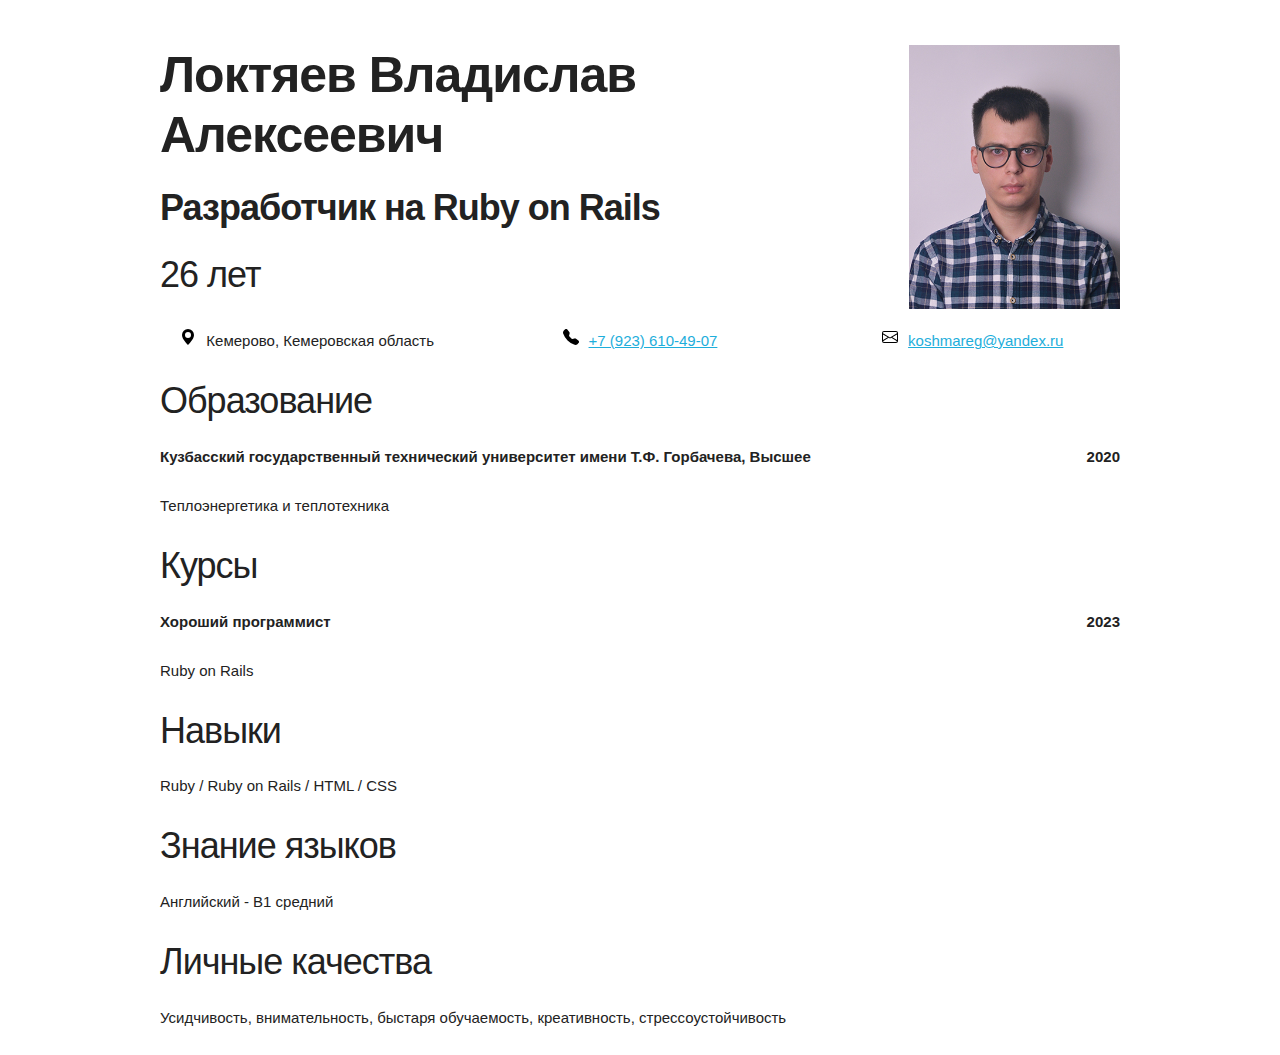
<file: index.html>
<!DOCTYPE html>
<html lang="ru">
  <head>
    <meta charset="UTF-8">
    <meta name="viewport" content="width=device-width, initial-scale=1">
    <title>Владислав Локтяев</title>

    <link href="https://fonts.googleapis.com/css2?family=Roboto+Condensed:wght@300&display=swap" rel="stylesheet">
    <link rel="stylesheet" href="css/normalize.css">
    <link rel="stylesheet" href="css/skeleton.css">
    <link rel="stylesheet" href="css/style.css">
  </head>
  <body>
    <div class="container">
      <div class="row multiline">
        <div class="nine columns">
          <h1 class="bold-text">Локтяев Владислав Алексеевич</h1>
          <h3 class="bold-text">Разработчик на Ruby on Rails</h3>
          <h3>26 лет</h3>
        </div>
        <div class="three columns mt">
          <img src="photo.jpg" alt="Photo" class="photo" />
        </div>
      </div>
      <div class="row multiline">
        <div class="four columns center inline">
          <img src="svg/geo-alt-fill.svg" alt="" class="icon" />
          <p>Кемерово, Кемеровская область</p>
        </div>
        <div class="four columns center inline mt">
          <img src="svg/telephone-fill.svg" alt="" class="icon" />
          <a href="tel:+79236104907">+7 (923) 610-49-07</a>
        </div>
        <div class="four columns center inline mt">
          <img src="svg/envelope.svg" alt="" class="icon" />
          <a href="mailto:koshmareg@yandex.ru">koshmareg@yandex.ru</a>
        </div>
      </div>
      <h3>Образование</h3>
      <div class="row multiline">
        <div class="ten columns">
          <p class="bold-text">Кузбасский государственный технический университет имени Т.Ф. Горбачева, Высшее</p>
          <p>Теплоэнергетика и теплотехника</p>
        </div>
        <div class="two columns">
          <p class="bold-text right-desktop">2020</p>
        </div>
      </div>
      <h3>Курсы</h3>
      <div class="row multiline">
        <div class="ten columns">
          <p class="bold-text">Хороший программист</p>
          <p>Ruby on Rails</p>
        </div>
        <div class="two columns">
          <p class="bold-text right-desktop">2023</p>
        </div>
      </div>
      <h3>Навыки</h3>
      <p>Ruby / Ruby on Rails / HTML / CSS</p>
      <h3>Знание языков</h3>
      <p>Английский - B1 средний</p>
      <h3>Личные качества</h3>
      <p>Усидчивость, внимательность, быстаря обучаемость, креативность, стрессоустойчивость</p>
    </div>
  </body>
</html>
</file>
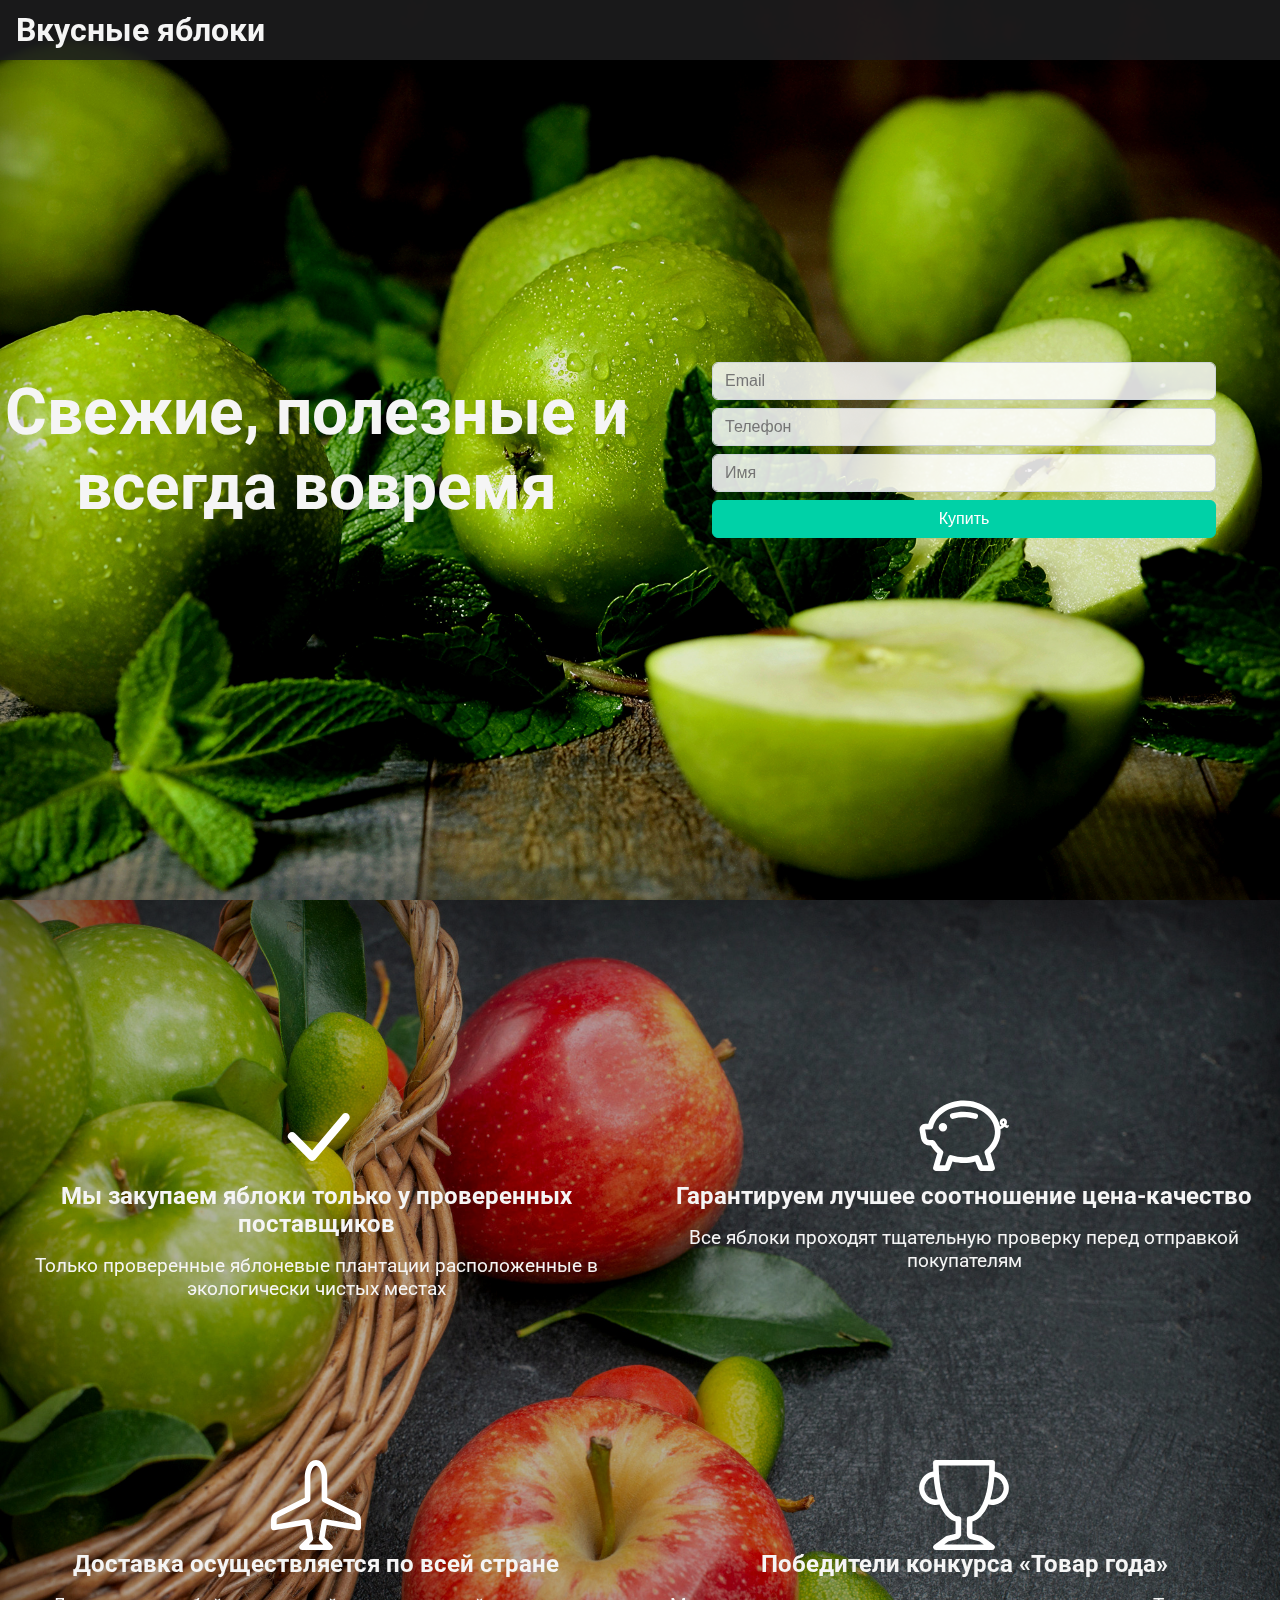
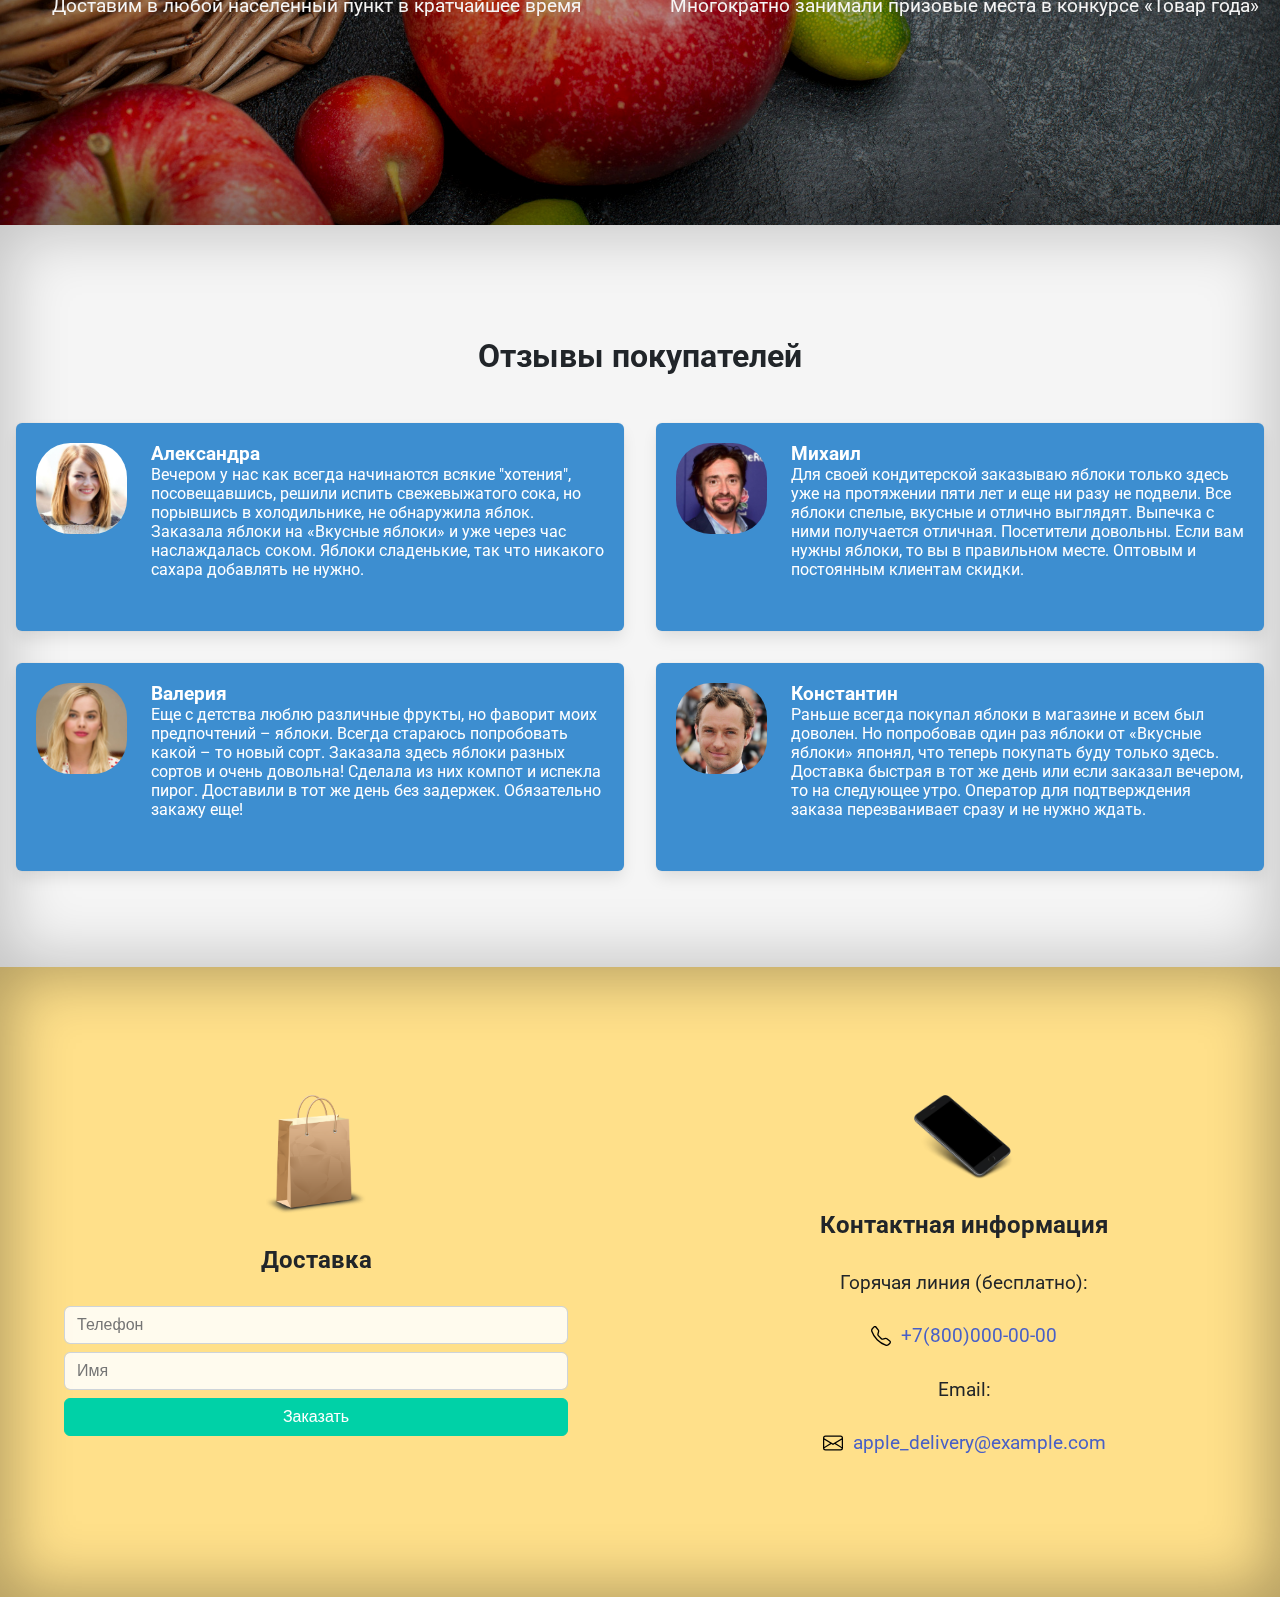
<file: landing/index.html>
<!DOCTYPE html>
<html lang="ru">
  <head>
    <meta charset="UTF-8">
    <meta name="viewport" content="width=device-width, initial-scale=1">
    <title>Яблоки</title>

    <link href="https://fonts.googleapis.com/css2?family=Roboto&display=swap" rel="stylesheet">
    <link rel="stylesheet" href="css/style.css">
    <link rel="stylesheet" href="css/buttons.css">
    <link rel="stylesheet" href="css/containers.css">
    <link rel="stylesheet" href="css/grid.css">
    <link rel="stylesheet" href="css/text.css">
  </head>
  <body class="main-class">
    <div class="header">
      <div class="container">
        <h1 class="header-text">Вкусные яблоки</h1>
      </div>
    </div>
    <div class="container container-full container-green intro">
      <div class="row row-one">
        <div class="intro-center">
          <h1 class="text-intro">Свежие, полезные и всегда вовремя</h1>
        </div>
        <div>
          <div class="box">
            <form action="#" method="get">
              <input type="email" placeholder="Email" class="input">
              <input type="text" placeholder="Телефон" class="input">
              <input type="text" placeholder="Имя" class="input">
              <input type="submit" value="Купить" class="button" />
            </form>
          </div>
        </div>
      </div>
    </div>
    <div class="container properties">
      <div class="row">
        <div class="mb-icons">
          <img src="img/check-lg.svg" alt="Галка" class="icon" />
          <h2 class="center text-middle text-white">Мы закупаем яблоки только у проверенных поставщиков</h2>
          <p class="text-small center">Только проверенные яблоневые плантации расположенные в экологически чистых местах</p>
        </div>
        <div class="mb-icons">
          <img src="img/piggy-bank.svg" alt="Копилка" class="icon" />
          <h2 class="center text-middle text-white">Гарантируем лучшее соотношение цена-качество</h2>
          <p class="text-small center">Все яблоки проходят тщательную проверку перед отправкой покупателям</p>
        </div>
      </div>
      <div class="row">
        <div>
          <img src="img/airplane.svg" alt="Самолет" class="icon" />
          <h2 class="center text-middle text-white">Доставка осуществляется по всей стране</h2>
          <p class="text-small center">Доставим в любой населенный пункт в кратчайшее время</p>
        </div>
        <div>
          <img src="img/trophy.svg" alt="Кубок" class="icon" />
          <h2 class="center text-middle text-white">Победители конкурса «Товар года»</h2>
          <p class="text-small center">Многократно занимали призовые места в конкурсе «Товар года»</p>
        </div>
      </div>
    </div>
    <div class="container container-light">
      <h1 class="center mb">Отзывы покупателей</h1>
      <div class="row comments">
        <div>
          <div class="comment">
            <div>
              <img src="img/comment1.jpg" alt="Комментатор" class="avatar" />
            </div>
            <div>
              <h3>Александра</h3>
              <p>Вечером у нас как всегда начинаются всякие "хотения", посовещавшись, решили испить свежевыжатого сока, но порывшись
                в холодильнике, не обнаружила яблок. Заказала яблоки на «Вкусные яблоки» и уже через час наслаждалась соком. Яблоки
                сладенькие, так что никакого сахара добавлять не нужно.</p>
            </div>
          </div>
        </div>
        <div>
          <div class="comment">
            <div>
              <img src="img/comment2.jpg" alt="Комментатор" class="avatar" />
            </div>
            <div>
              <h3>Михаил</h3>
              <p>Для своей кондитерской заказываю яблоки только здесь уже на протяжении пяти лет и еще ни разу не подвели. Все яблоки
                спелые, вкусные и отлично выглядят. Выпечка с ними получается отличная. Посетители довольны. Если вам нужны яблоки, то
                вы в правильном месте. Оптовым и постоянным клиентам скидки.</p>
            </div>
          </div>
        </div>
        <div>
          <div class="comment">
            <div>
              <img src="img/comment3.jpg" alt="Комментатор" class="avatar" />
            </div>
            <div>
              <h3>Валерия</h3>
              <p>Еще с детства люблю различные фрукты, но фаворит моих предпочтений – яблоки. Всегда стараюсь попробовать какой – то новый
                сорт. Заказала здесь яблоки разных сортов и очень довольна! Сделала из них компот и испекла пирог. Доставили в тот же день
                без задержек. Обязательно закажу еще!</p>
            </div>
          </div>
        </div>
        <div>
          <div class="comment">
            <div>
              <img src="img/comment4.jpg" alt="Комментатор" class="avatar" />
            </div>
            <div>
              <h3>Константин</h3>
              <p>Раньше всегда покупал яблоки в магазине и всем был доволен. Но попробовав один раз яблоки от «Вкусные яблоки» японял, что
                теперь покупать буду только здесь. Доставка быстрая в тот же день или если заказал вечером, то на следующее утро. Оператор
                для подтверждения заказа перезванивает сразу и не нужно ждать.</p>
            </div>
          </div>
        </div>
      </div>
    </div>
    <div class="container container-yellow">
      <div class="row row-one">
        <div>
          <div class="box mb-contact">
            <img src="img/bag.png" alt="Пакет" class="image mb" />
            <h2 class="center text-middle mb">Доставка</h2>
            <form action="#" method="get">
              <input type="text" placeholder="Телефон" class="input">
              <input type="text" placeholder="Имя" class="input">
              <input type="submit" value="Заказать" class="button" />
            </form>
          </div>
        </div>
        <div>
          <div class="box">
            <img src="img/phone.png" alt="Телефон" class="image mb" />
            <h2 class="center text-middle mb">Контактная информация</h2>
            <p class="center text">Горячая линия (бесплатно):</p>
            <div class="wrap">
              <img src="img/telephone.svg" alt="Телефон" class="contact-icon inline" />
              <a href="tel:+78000000000" class="link text inline">+7(800)000-00-00</a>
            </div>
            <p class="center text">Email:</p>
            <div class="wrap">
              <img src="img/envelope.svg" alt="Почта" class="contact-icon inline" />
              <a href="mailto:apple_delivery@example.com" class="link text">apple_delivery@example.com</a>
            </div>
          </div>
        </div>
      </div>
    </div>
  </body>
</html>
</file>
<file: css/skeleton.css>
/*
* Skeleton V2.0.4
* Copyright 2014, Dave Gamache
* www.getskeleton.com
* Free to use under the MIT license.
* http://www.opensource.org/licenses/mit-license.php
* 12/29/2014
*/


/* Table of contents
––––––––––––––––––––––––––––––––––––––––––––––––––
- Grid
- Base Styles
- Typography
- Links
- Buttons
- Forms
- Lists
- Code
- Tables
- Spacing
- Utilities
- Clearing
- Media Queries
*/


/* Grid
–––––––––––––––––––––––––––––––––––––––––––––––––– */
.container {
  position: relative;
  width: 100%;
  max-width: 960px;
  margin: 0 auto;
  margin-top: 5vh;
  padding: 0 20px;
  box-sizing: border-box; }
.column,
.columns {
  width: 100%;
  float: left;
  box-sizing: border-box; }

/* For devices larger than 400px */
@media (min-width: 400px) {
  .container {
    width: 85%;
    padding: 0; }
}

/* For devices larger than 550px */
@media (min-width: 550px) {
  .container {
    width: 80%; }
  .column,
  .columns {
    margin-left: 4%; }
  .column:first-child,
  .columns:first-child {
    margin-left: 0; }

  .one.column,
  .one.columns                    { width: 4.66666666667%; }
  .two.columns                    { width: 13.3333333333%; }
  .three.columns                  { width: 22%;            }
  .four.columns                   { width: 30.6666666667%; }
  .five.columns                   { width: 39.3333333333%; }
  .six.columns                    { width: 48%;            }
  .seven.columns                  { width: 56.6666666667%; }
  .eight.columns                  { width: 65.3333333333%; }
  .nine.columns                   { width: 74.0%;          }
  .ten.columns                    { width: 82.6666666667%; }
  .eleven.columns                 { width: 91.3333333333%; }
  .twelve.columns                 { width: 100%; margin-left: 0; }

  .one-third.column               { width: 30.6666666667%; }
  .two-thirds.column              { width: 65.3333333333%; }

  .one-half.column                { width: 48%; }

  /* Offsets */
  .offset-by-one.column,
  .offset-by-one.columns          { margin-left: 8.66666666667%; }
  .offset-by-two.column,
  .offset-by-two.columns          { margin-left: 17.3333333333%; }
  .offset-by-three.column,
  .offset-by-three.columns        { margin-left: 26%;            }
  .offset-by-four.column,
  .offset-by-four.columns         { margin-left: 34.6666666667%; }
  .offset-by-five.column,
  .offset-by-five.columns         { margin-left: 43.3333333333%; }
  .offset-by-six.column,
  .offset-by-six.columns          { margin-left: 52%;            }
  .offset-by-seven.column,
  .offset-by-seven.columns        { margin-left: 60.6666666667%; }
  .offset-by-eight.column,
  .offset-by-eight.columns        { margin-left: 69.3333333333%; }
  .offset-by-nine.column,
  .offset-by-nine.columns         { margin-left: 78.0%;          }
  .offset-by-ten.column,
  .offset-by-ten.columns          { margin-left: 86.6666666667%; }
  .offset-by-eleven.column,
  .offset-by-eleven.columns       { margin-left: 95.3333333333%; }

  .offset-by-one-third.column,
  .offset-by-one-third.columns    { margin-left: 34.6666666667%; }
  .offset-by-two-thirds.column,
  .offset-by-two-thirds.columns   { margin-left: 69.3333333333%; }

  .offset-by-one-half.column,
  .offset-by-one-half.columns     { margin-left: 52%; }

}


/* Base Styles
–––––––––––––––––––––––––––––––––––––––––––––––––– */
/* NOTE
html is set to 62.5% so that all the REM measurements throughout Skeleton
are based on 10px sizing. So basically 1.5rem = 15px :) */
html {
  font-size: 62.5%; }
body {
  font-size: 1.5em; /* currently ems cause chrome bug misinterpreting rems on body element */
  line-height: 1.6;
  font-weight: 400;
  font-family: "Ubuntu Condensed", "HelveticaNeue", "Helvetica Neue", Helvetica, Arial, sans-serif;
  color: #222; }


/* Typography
–––––––––––––––––––––––––––––––––––––––––––––––––– */
h1, h2, h3, h4, h5, h6 {
  margin-top: 0;
  margin-bottom: 2rem;
  font-weight: 300; }
h1 { font-size: 4.0rem; line-height: 1.2;  letter-spacing: -.1rem;}
h2 { font-size: 3.6rem; line-height: 1.25; letter-spacing: -.1rem; }
h3 { font-size: 3.0rem; line-height: 1.3;  letter-spacing: -.1rem; }
h4 { font-size: 2.4rem; line-height: 1.35; letter-spacing: -.08rem; }
h5 { font-size: 1.8rem; line-height: 1.5;  letter-spacing: -.05rem; }
h6 { font-size: 1.5rem; line-height: 1.6;  letter-spacing: 0; }

/* Larger than phablet */
@media (min-width: 550px) {
  h1 { font-size: 5.0rem; }
  h2 { font-size: 4.2rem; }
  h3 { font-size: 3.6rem; }
  h4 { font-size: 3.0rem; }
  h5 { font-size: 2.4rem; }
  h6 { font-size: 1.5rem; }
}

p {
  margin-top: 0; }


/* Links
–––––––––––––––––––––––––––––––––––––––––––––––––– */
a {
  color: #1EAEDB; }
a:hover {
  color: #0FA0CE; }


/* Buttons
–––––––––––––––––––––––––––––––––––––––––––––––––– */
.button,
button,
input[type="submit"],
input[type="reset"],
input[type="button"] {
  display: inline-block;
  height: 38px;
  padding: 0 30px;
  color: #555;
  text-align: center;
  font-size: 11px;
  font-weight: 600;
  line-height: 38px;
  letter-spacing: .1rem;
  text-transform: uppercase;
  text-decoration: none;
  white-space: nowrap;
  background-color: transparent;
  border-radius: 4px;
  border: 1px solid #bbb;
  cursor: pointer;
  box-sizing: border-box; }
.button:hover,
button:hover,
input[type="submit"]:hover,
input[type="reset"]:hover,
input[type="button"]:hover,
.button:focus,
button:focus,
input[type="submit"]:focus,
input[type="reset"]:focus,
input[type="button"]:focus {
  color: #333;
  border-color: #888;
  outline: 0; }
.button.button-primary,
button.button-primary,
input[type="submit"].button-primary,
input[type="reset"].button-primary,
input[type="button"].button-primary {
  color: #FFF;
  background-color: #33C3F0;
  border-color: #33C3F0; }
.button.button-primary:hover,
button.button-primary:hover,
input[type="submit"].button-primary:hover,
input[type="reset"].button-primary:hover,
input[type="button"].button-primary:hover,
.button.button-primary:focus,
button.button-primary:focus,
input[type="submit"].button-primary:focus,
input[type="reset"].button-primary:focus,
input[type="button"].button-primary:focus {
  color: #FFF;
  background-color: #1EAEDB;
  border-color: #1EAEDB; }


/* Forms
–––––––––––––––––––––––––––––––––––––––––––––––––– */
input[type="email"],
input[type="number"],
input[type="search"],
input[type="text"],
input[type="tel"],
input[type="url"],
input[type="password"],
textarea,
select {
  height: 38px;
  padding: 6px 10px; /* The 6px vertically centers text on FF, ignored by Webkit */
  background-color: #fff;
  border: 1px solid #D1D1D1;
  border-radius: 4px;
  box-shadow: none;
  box-sizing: border-box; }
/* Removes awkward default styles on some inputs for iOS */
input[type="email"],
input[type="number"],
input[type="search"],
input[type="text"],
input[type="tel"],
input[type="url"],
input[type="password"],
textarea {
  -webkit-appearance: none;
     -moz-appearance: none;
          appearance: none; }
textarea {
  min-height: 65px;
  padding-top: 6px;
  padding-bottom: 6px; }
input[type="email"]:focus,
input[type="number"]:focus,
input[type="search"]:focus,
input[type="text"]:focus,
input[type="tel"]:focus,
input[type="url"]:focus,
input[type="password"]:focus,
textarea:focus,
select:focus {
  border: 1px solid #33C3F0;
  outline: 0; }
label,
legend {
  display: block;
  margin-bottom: .5rem;
  font-weight: 600; }
fieldset {
  padding: 0;
  border-width: 0; }
input[type="checkbox"],
input[type="radio"] {
  display: inline; }
label > .label-body {
  display: inline-block;
  margin-left: .5rem;
  font-weight: normal; }


/* Lists
–––––––––––––––––––––––––––––––––––––––––––––––––– */
ul {
  list-style: circle inside; }
ol {
  list-style: decimal inside; }
ol, ul {
  padding-left: 0;
  margin-top: 0; }
ul ul,
ul ol,
ol ol,
ol ul {
  margin: 1.5rem 0 1.5rem 3rem;
  font-size: 90%; }
li {
  margin-bottom: 1rem; }


/* Code
–––––––––––––––––––––––––––––––––––––––––––––––––– */
code {
  padding: .2rem .5rem;
  margin: 0 .2rem;
  font-size: 90%;
  white-space: nowrap;
  background: #F1F1F1;
  border: 1px solid #E1E1E1;
  border-radius: 4px; }
pre > code {
  display: block;
  padding: 1rem 1.5rem;
  white-space: pre; }


/* Tables
–––––––––––––––––––––––––––––––––––––––––––––––––– */
th,
td {
  padding: 12px 15px;
  text-align: left;
  border-bottom: 1px solid #E1E1E1; }
th:first-child,
td:first-child {
  padding-left: 0; }
th:last-child,
td:last-child {
  padding-right: 0; }


/* Spacing
–––––––––––––––––––––––––––––––––––––––––––––––––– */
button,
.button {
  margin-bottom: 1rem; }
input,
textarea,
select,
fieldset {
  margin-bottom: 1.5rem; }
pre,
blockquote,
dl,
figure,
table,
p,
ul,
ol,
form {
  margin-bottom: 2.5rem; }


/* Utilities
–––––––––––––––––––––––––––––––––––––––––––––––––– */
.u-full-width {
  width: 100%;
  box-sizing: border-box; }
.u-max-full-width {
  max-width: 100%;
  box-sizing: border-box; }
.u-pull-right {
  float: right; }
.u-pull-left {
  float: left; }


/* Misc
–––––––––––––––––––––––––––––––––––––––––––––––––– */
hr {
  margin-top: 3rem;
  margin-bottom: 3.5rem;
  border-width: 0;
  border-top: 1px solid #E1E1E1; }


/* Clearing
–––––––––––––––––––––––––––––––––––––––––––––––––– */

/* Self Clearing Goodness */
.container:after,
.row:after,
.u-cf {
  content: "";
  display: table;
  clear: both; }


/* Media Queries
–––––––––––––––––––––––––––––––––––––––––––––––––– */
/*
Note: The best way to structure the use of media queries is to create the queries
near the relevant code. For example, if you wanted to change the styles for buttons
on small devices, paste the mobile query code up in the buttons section and style it
there.
*/


/* Larger than mobile */
@media (min-width: 400px) {}

/* Larger than phablet (also point when grid becomes active) */
@media (min-width: 550px) {}

/* Larger than tablet */
@media (min-width: 750px) {}

/* Larger than desktop */
@media (min-width: 1000px) {}

/* Larger than Desktop HD */
@media (min-width: 1200px) {}
</file>
<file: css/style.css>
/* Typography */
.bold-text { font-weight: bold; }

/* Alignment */
.center {
  align-items: center;
  justify-content: center;
}
.inline {
  display: inline-flex;
}
.icon {
  margin-bottom: auto;
  margin-right: 10px;
}

@media (min-width: 768px) {
  .right-desktop { text-align: right; }
}

/* Indents */
.mt { margin-bottom: 2rem; }

/* Transfers */
.multiline { flex-wrap: wrap; }

/* Photo */
.photo {
  width: 100%;
  max-width: 300px;
  display: block;
  margin-left: auto;
  margin-right: auto;
}
</file>
<file: landing/css/style.css>
* {
  margin: 0;
  padding: 0;
}

.main-class {
  font-family: BlinkMacSystemFont, -apple-system, "Roboto", Arial, Helvetica, sans-serif;
  color: rgb(33, 37, 41);
  font-size: 1rem;
  height: 100%;
  -moz-appearance: none !important;
  -webkit-appearance: none !important;
  appearance: none !important;
}

.intro {
  background-color: rgba(0, 0, 0, 0);
  background-image: url("../img/intro.jpg");
  background-size: cover;
  background-repeat: no-repeat;
  background-attachment: scroll fixed;
  background-position: center;
}

.intro-center {
  display: table;
  margin-top: 2rem;
  margin-bottom: 4rem;
}

@media (min-width: 689px) {
  .intro-center {
    margin-top: 0;
    margin-bottom: 0;
  }
}

/* Image */
.properties {
  background-color: rgba(0, 0, 0, 0);
  background-image: url("../img/apples.jpg");
  background-size: cover;
  background-repeat: no-repeat;
  background-attachment: scroll, fixed;
  background-position: center;
  box-shadow: inset 0px 0px 100px 15px rgba(0, 0, 0, 0.5);
  padding: 12rem 0;
}

@media (max-width: 800px) {
  .properties {
    padding: 4rem 0;
  }
}

/* Box */
.box {
  width: unset;
  flex: none;
  height: auto;
  margin: 0 1rem;
}

@media (min-width: 850px) {
  .box {
    margin: 0 4rem;
  }
}

/* Input */
.input {
  display: block;
  width: 100%;
  box-sizing: border-box;
  line-height: 1.5rem;
  font-size: 1rem;
  margin: .5rem 0;
  padding: .375rem .75rem;
  border-radius: .375rem;
  border: 1px solid rgb(206, 212, 218);
  background-color: rgba(255, 255, 255, 0.85);
  background-clip: padding-box;
  color: rgb(52, 54, 57);
}

.input:focus {
  outline: 0;
  color: rgb(52, 54, 57);
  background-color: rgba(255, 255, 255, 0.85);
  border-color: rgb(148, 145, 253);
  box-shadow: 0 0 0 .25rem rgba(13, 29, 253, 0.25);
}

/* Header */
.header {
  height: 60px;
  width: 100%;
  position: fixed;
  top: 0;
  z-index: 100;
  background: rgba(29, 29, 31, 0.85);
  backdrop-filter: blur(1px) saturate(2) brightness(0.8);
  line-height: 60px;
  padding: 0 1rem;
}

/* Aligment */
.center {
  text-align: center;
}

.right {
  text-align: right;
}

.mb {
  margin-bottom: 2rem;
}

.mb-icons {
  margin-bottom: 9rem;
}

@media (max-width: 800px) {
  .mb-icons {
    margin-bottom: 4rem;
  }
}

.mb-contact {
  margin-bottom: 2rem;
}

@media (max-width: 800px) {
  .mb-contact {
    margin-bottom: 6rem;
  }
}

.wrap {
  display: flex;
  flex-wrap: wrap;
  align-items: center;
  justify-content: center;
  line-height: 20px;
}

.inline {
  display: inline-flex;
}

/* Icons */
.icon {
  width: 10vh;
  filter: invert(100%);
  display: block;
  margin-left: auto;
  margin-right: auto;
}

@media (max-width: 800px) {
  .icon {
    width: 6vh;
  }
}

.contact-icon {
  width: 20px;
  margin-right: 10px;
}

/* Comments */
.comment {
  max-width: 100%;
  height: 100%;
  box-sizing: border-box;
  background-color: rgb(61, 142, 208);
  color: rgb(255, 255, 255);
  border-radius: 6px;
  box-shadow: 0 .5em 1em -.125em rgba(10, 10, 10, .1), 0 0 0 1px rgba(10, 10, 10, .02);
  padding: 1.25rem;
  display: grid;
  gap: 1.5rem;
  grid-template-columns: 2fr 10fr;
  margin: 1rem;
}

.avatar {
  width: 100%;
  border-radius: 38%;
  display: block;
  margin-left: auto;
  margin-right: auto;
}

/* Image */
.image {
  width: 20%;
  display: block;
  margin-left: auto;
  margin-right: auto;
}

/* Link */
.link {
  text-decoration: none;
  display: block;
  text-align: center;
  color: rgb(72, 95, 199);
}
</file>
<file: landing/css/buttons.css>
.button {
  cursor: pointer;
  width: 100%;
  text-align: center;
  padding: .375rem .75rem;
  font-size: 1rem;
  line-height: 1.5rem;
  border: 1px solid rgb(0, 209, 167);
  border-radius: 0.375rem;
  display: block;
  margin: .5rem 0;
  background-color: rgb(0, 209, 167);
  color: rgb(255, 255, 255);
}

.button:hover {
  background-color: rgb(0, 196, 167);
  border-color: rgb(0, 196, 167);
  color: rgb(255, 255, 255);
  box-shadow: inset 0 1px 0 rgba(255, 255, 255, 0.15), 0 1px 1px rgba(0, 0, 0, 0.075);
}

.button:focus {
  border-color: rgb(148, 145, 253);
  box-shadow: 0 0 0 .25rem rgba(13, 29, 253, 0.25);
}
</file>
<file: landing/css/containers.css>
.container {
  max-width: 2560px;
  height: auto;
  margin: 0 auto;
}

.container-full {
  height: 100vh;
  display: flex;
  align-items: center;

}

@media (max-width: 850px) {
  .container-full {
    justify-content: center;
  }
}

@media (min-width: 0) {
  .container-full {
    height: 65vh;
  }
}

@media (min-width: 800px) {
  .container-full {
    height: 80vh;
  }
}

@media (min-width: 1100px) {
  .container-full {
    height: 100vh;
  }
}

.container-green {
  background-color:  rgb(0, 189, 126);
  box-shadow: inset 0px 0px 60px 10px rgba(0, 0, 0, 0.3);
}

.container-light {
  background-color: rgb(245, 245, 245);
  box-shadow: inset 0px 0px 60px 10px rgba(0, 0, 0, 0.2);
  padding: 7rem 0;
}

@media (max-width: 800px) {
  .container-light {
    padding: 2rem 0;
  }
}

.container-yellow {
  background-color: rgb(255, 224, 138);
  box-shadow: inset 0px 0px 60px 10px rgba(0, 0, 0, 0.3);
  padding: 8rem 0;
}

@media (max-width: 850px) {
  .container-yellow {
    padding: 4rem 0;
  }
}
</file>
<file: landing/css/grid.css>
.row {
  width: 100%;
  display: grid;
  gap: 1rem;
  grid-template-columns: 1fr 1fr;
}

@media (max-width: 800px) {
  .row {
    gap: .1rem;
  }
}

.comments {
  gap: 2rem 0;
  grid-template-columns: 1fr 1fr;
}

@media (max-width: 968px) {
  .comments {
    grid-template-columns: 1fr;
  }
}

@media (max-width: 698px) {
  .delivery {
    grid-template-columns: 1fr 1fr;
  }
}

@media (max-width: 689px) {
  .row-one {
    grid-template-columns: 1fr;
  }
}
</file>
<file: landing/css/text.css>
.text {
  font-size: 1.2rem;
  margin-top: 1rem;
  margin-bottom: 1rem;
}

.text-intro {
  font-size: 2.2rem;
  text-align: center;
  color: rgb(245, 245, 245);
  display: table-cell;
  vertical-align: middle;
}

@media (min-width: 698px) {
  .text-intro {
    font-size: 2.8rem;
  }
}

@media (min-width: 968px) {
  .text-intro {
    font-size: 4rem;
  }
}

.header-text {
  font-size: 2rem;
  color: rgb(245, 245, 245);
}

@media (max-width: 968px) {
  .header-text {
    font-size: 1.2rem;
  }
}

.text-white {
  color: rgb(245, 245, 245);
}

@media (max-width: 800px) {
  .text-middle {
    font-size: 1rem;
  }
}

@media (max-width: 400px) {
  .text-middle {
    font-size: 1rem;
  }
}

.text-small {
  font-size: 1.2rem;
  color: rgb(245, 245, 245);
  margin-top: 1rem;
  margin-bottom: 1rem;
}

@media (max-width: 800px) {
  .text-small {
    font-size: .8rem;
  }
}
</file>
